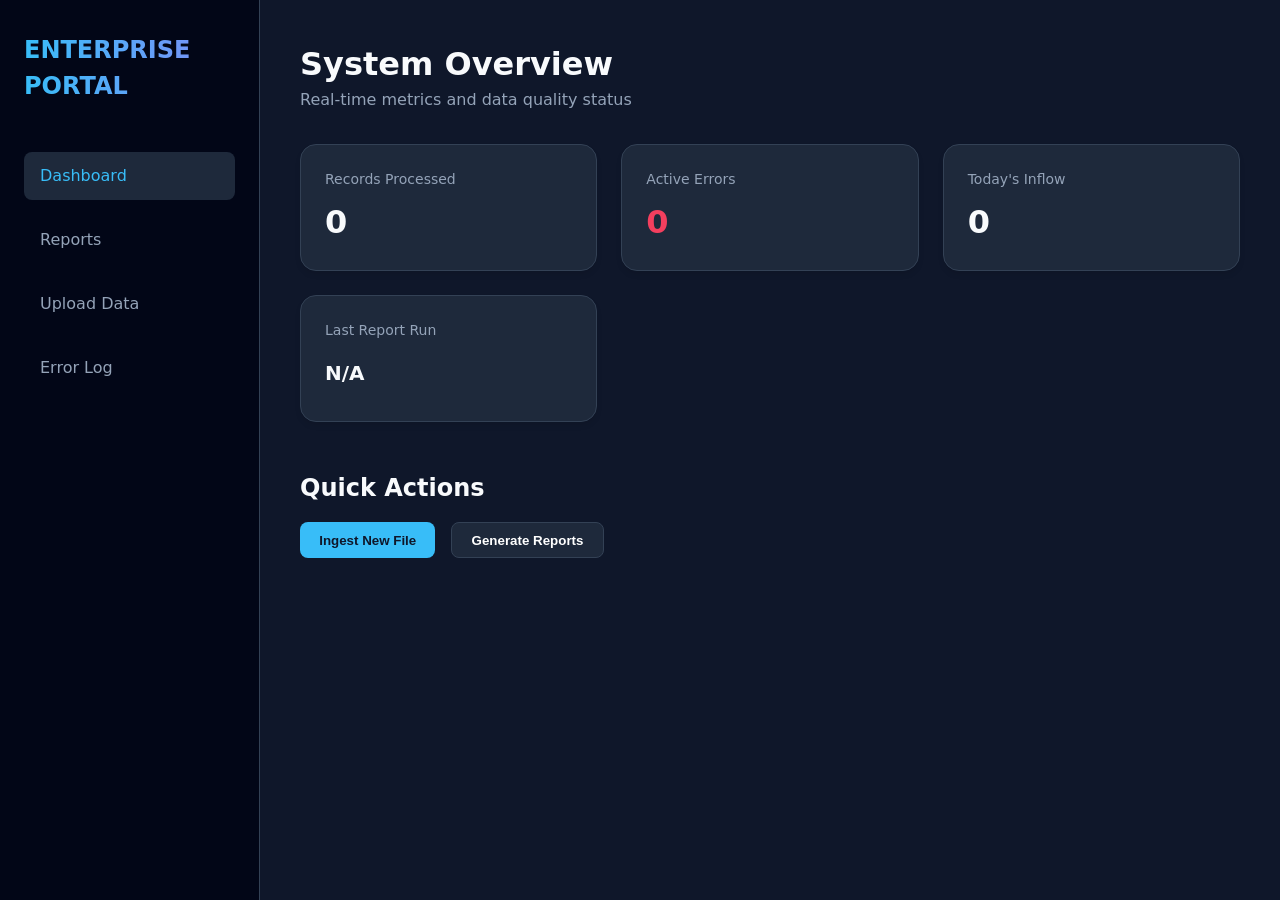
<file: src/Web/index.html>
<!DOCTYPE html>
<html lang="en">
<head>
    <meta charset="UTF-8">
    <meta name="viewport" content="width=device-width, initial-scale=1.0">
    <title>Dashboard | Enterprise Portal</title>
    <link rel="stylesheet" href="assets/style.css">
</head>
<body>
    <div class="app-container">
        <aside>
            <div class="logo">ENTERPRISE PORTAL</div>
            <nav>
                <ul>
                    <li><a href="index.html" class="active">Dashboard</a></li>
                    <li><a href="reports.html">Reports</a></li>
                    <li><a href="upload.html">Upload Data</a></li>
                    <li><a href="errors.html">Error Log</a></li>
                </ul>
            </nav>
        </aside>
        
        <main>
            <header style="margin-bottom: 2rem;">
                <h1>System Overview</h1>
                <p style="color: var(--text-secondary);">Real-time metrics and data quality status</p>
            </header>

            <div class="stats-grid">
                <div class="stat-card">
                    <div class="stat-label">Records Processed</div>
                    <div id="processed-count" class="stat-value">0</div>
                </div>
                <div class="stat-card">
                    <div class="stat-label">Active Errors</div>
                    <div id="error-count" class="stat-value" style="color: var(--error);">0</div>
                </div>
                <div class="stat-card">
                    <div class="stat-label">Today's Inflow</div>
                    <div id="today-count" class="stat-value">0</div>
                </div>
                <div class="stat-card">
                    <div class="stat-label">Last Report Run</div>
                    <div id="last-run" class="stat-value" style="font-size: 1.25rem; height: 3rem; display: flex; align-items: center;">N/A</div>
                </div>
            </div>

            <section>
                <h2>Quick Actions</h2>
                <div style="display: flex; gap: 1rem; margin-top: 1rem;">
                    <button onclick="location.href='upload.html'" class="btn btn-primary">Ingest New File</button>
                    <button onclick="location.href='reports.html'" class="btn" style="background: var(--bg-card); border: 1px solid var(--border-color); color: white;">Generate Reports</button>
                </div>
            </section>
        </main>
    </div>

    <script src="assets/app.js"></script>
    <script>
        document.addEventListener('DOMContentLoaded', () => {
            App.loadDashboard();
        });
    </script>
</body>
</html>
</file>
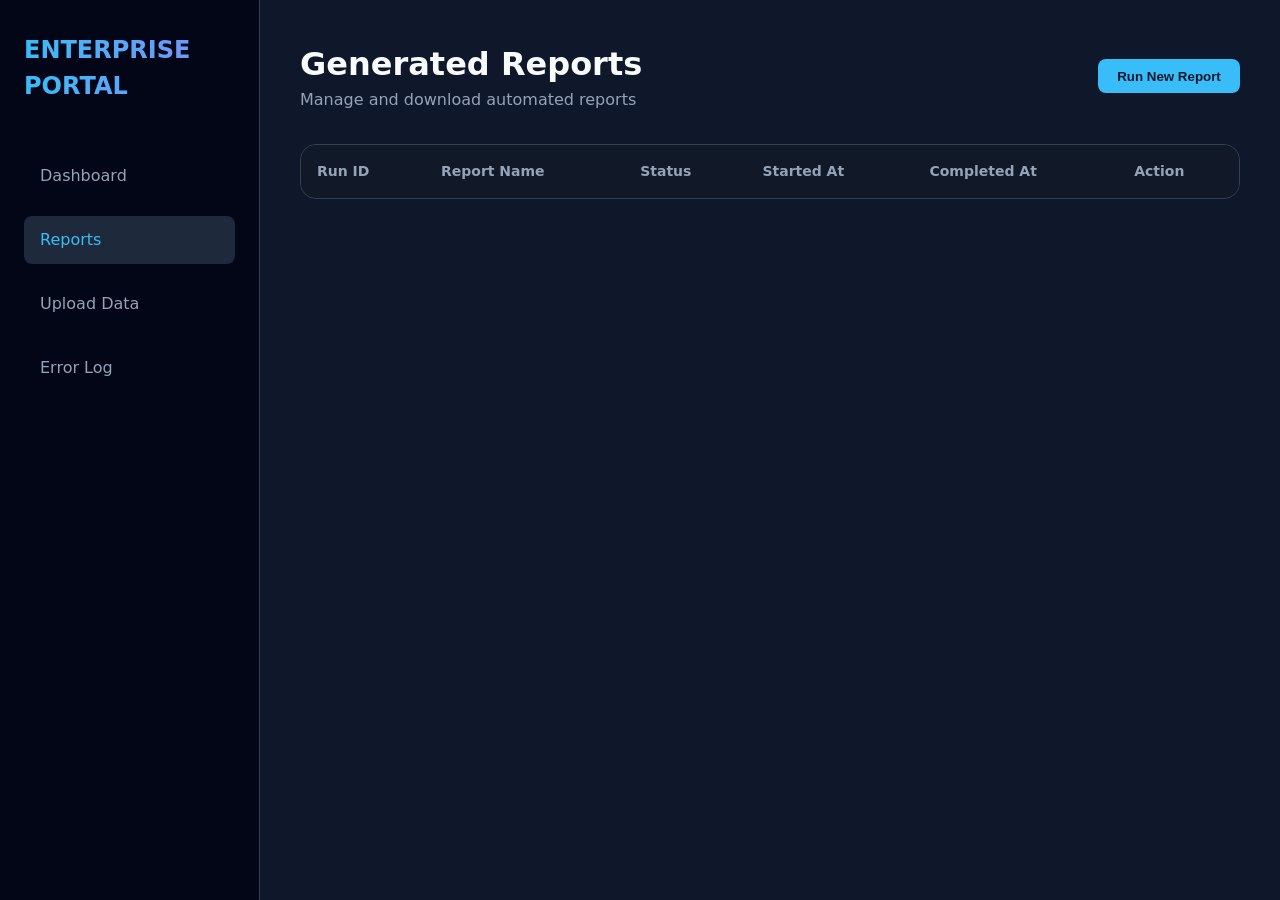
<file: src/Web/reports.html>
<!DOCTYPE html>
<html lang="en">
<head>
    <meta charset="UTF-8">
    <meta name="viewport" content="width=device-width, initial-scale=1.0">
    <title>Reports | Enterprise Portal</title>
    <link rel="stylesheet" href="assets/style.css">
</head>
<body>
    <div class="app-container">
        <aside>
            <div class="logo">ENTERPRISE PORTAL</div>
            <nav>
                <ul>
                    <li><a href="index.html">Dashboard</a></li>
                    <li><a href="reports.html" class="active">Reports</a></li>
                    <li><a href="upload.html">Upload Data</a></li>
                    <li><a href="errors.html">Error Log</a></li>
                </ul>
            </nav>
        </aside>
        
        <main>
            <header style="display: flex; justify-content: space-between; align-items: center; margin-bottom: 2rem;">
                <div>
                    <h1>Generated Reports</h1>
                    <p style="color: var(--text-secondary);">Manage and download automated reports</p>
                </div>
                <button onclick="App.runNewReport()" class="btn btn-primary">Run New Report</button>
            </header>

            <div class="table-container">
                <table id="reports-table">
                    <thead>
                        <tr>
                            <th>Run ID</th>
                            <th>Report Name</th>
                            <th>Status</th>
                            <th>Started At</th>
                            <th>Completed At</th>
                            <th>Action</th>
                        </tr>
                    </thead>
                    <tbody id="reports-body">
                        <!-- Populated by JS -->
                    </tbody>
                </table>
            </div>
        </main>
    </div>

    <script src="assets/app.js"></script>
    <script>
        document.addEventListener('DOMContentLoaded', () => {
            App.loadReports();
            setInterval(App.loadReports, 10000); // Poll every 10s
        });
    </script>
</body>
</html>
</file>
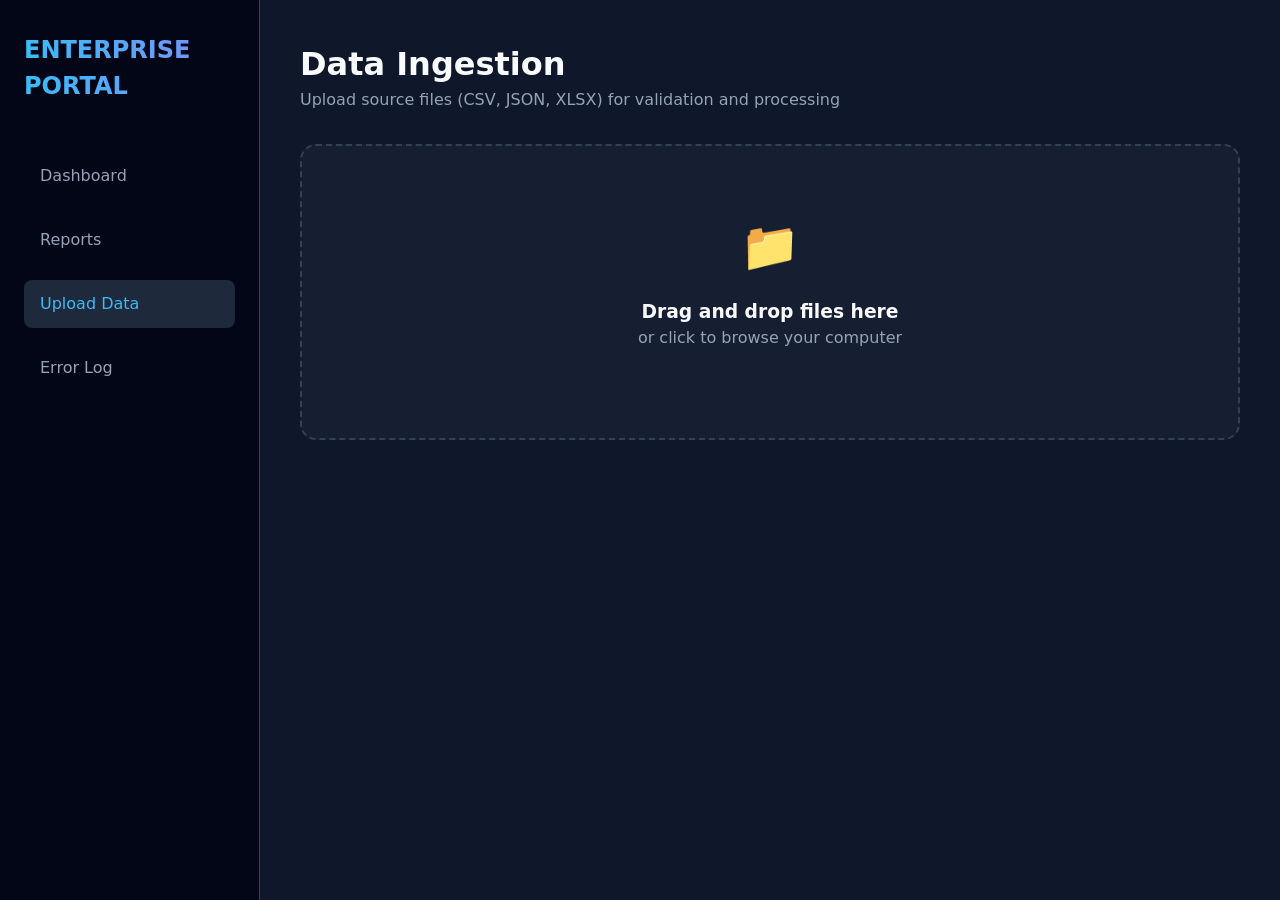
<file: src/Web/upload.html>
<!DOCTYPE html>
<html lang="en">
<head>
    <meta charset="UTF-8">
    <meta name="viewport" content="width=device-width, initial-scale=1.0">
    <title>Upload | Enterprise Portal</title>
    <link rel="stylesheet" href="assets/style.css">
    <style>
        .upload-area {
            border: 2px dashed var(--border-color);
            border-radius: 1rem;
            padding: 4rem;
            text-align: center;
            background: rgba(30, 41, 59, 0.5);
            transition: all 0.2s;
            cursor: pointer;
        }
        .upload-area:hover, .upload-area.drag-over {
            border-color: var(--accent-blue);
            background: rgba(30, 41, 59, 0.8);
        }
        #file-input { display: none; }
    </style>
</head>
<body>
    <div class="app-container">
        <aside>
            <div class="logo">ENTERPRISE PORTAL</div>
            <nav>
                <ul>
                    <li><a href="index.html">Dashboard</a></li>
                    <li><a href="reports.html">Reports</a></li>
                    <li><a href="upload.html" class="active">Upload Data</a></li>
                    <li><a href="errors.html">Error Log</a></li>
                </ul>
            </nav>
        </aside>
        
        <main>
            <header style="margin-bottom: 2rem;">
                <h1>Data Ingestion</h1>
                <p style="color: var(--text-secondary);">Upload source files (CSV, JSON, XLSX) for validation and processing</p>
            </header>

            <div class="upload-area" id="drop-zone" onclick="document.getElementById('file-input').click()">
                <div style="font-size: 3rem; margin-bottom: 1rem;">📁</div>
                <h3>Drag and drop files here</h3>
                <p style="color: var(--text-secondary); margin-bottom: 1.5rem;">or click to browse your computer</p>
                <input type="file" id="file-input" onchange="App.handleFileUpload(this.files)">
            </div>

            <div id="upload-status" style="margin-top: 2rem; display: none;">
                <div class="stat-card">
                    <div style="display: flex; justify-content: space-between; margin-bottom: 0.5rem;">
                        <span id="upload-filename">filename.csv</span>
                        <span id="upload-percent">0%</span>
                    </div>
                    <div style="height: 8px; background: var(--border-color); border-radius: 4px; overflow: hidden;">
                        <div id="upload-progress-bar" style="height: 100%; width: 0%; background: var(--accent-blue); transition: width 0.3s;"></div>
                    </div>
                </div>
            </div>
        </main>
    </div>

    <script src="assets/app.js"></script>
    <script>
        const dropZone = document.getElementById('drop-zone');
        dropZone.addEventListener('dragover', (e) => { e.preventDefault(); dropZone.classList.add('drag-over'); });
        dropZone.addEventListener('dragleave', () => dropZone.classList.remove('drag-over'));
        dropZone.addEventListener('drop', (e) => {
            e.preventDefault();
            dropZone.classList.remove('drag-over');
            App.handleFileUpload(e.dataTransfer.files);
        });
    </script>
</body>
</html>
</file>
<file: src/Web/assets/style.css>
:root {
    --bg-dark: #0f172a;
    --bg-card: #1e293b;
    --accent-blue: #38bdf8;
    --text-primary: #f8fafc;
    --text-secondary: #94a3b8;
    --border-color: #334155;
    --success: #10b981;
    --error: #f43f5e;
    --warning: #f59e0b;
}

* {
    margin: 0;
    padding: 0;
    box-sizing: border-box;
}

body {
    font-family: 'Inter', system-ui, -apple-system, sans-serif;
    background-color: var(--bg-dark);
    color: var(--text-primary);
    line-height: 1.5;
    min-height: 100vh;
}

/* Layout */
.app-container {
    display: grid;
    grid-template-columns: 260px 1fr;
    min-height: 100vh;
}

aside {
    background-color: #020617;
    border-right: 1px solid var(--border-color);
    padding: 2rem 1.5rem;
}

main {
    padding: 2.5rem;
    overflow-y: auto;
}

/* Navigation */
.logo {
    font-size: 1.5rem;
    font-weight: 800;
    margin-bottom: 3rem;
    background: linear-gradient(to right, var(--accent-blue), #818cf8);
    -webkit-background-clip: text;
    -webkit-text-fill-color: transparent;
}

nav ul {
    list-style: none;
}

nav li {
    margin-bottom: 1rem;
}

nav a {
    color: var(--text-secondary);
    text-decoration: none;
    font-weight: 500;
    display: flex;
    align-items: center;
    gap: 0.75rem;
    padding: 0.75rem 1rem;
    border-radius: 0.5rem;
    transition: all 0.2s;
}

nav a:hover, nav a.active {
    background-color: var(--bg-card);
    color: var(--accent-blue);
}

/* Dashboard Cards */
.stats-grid {
    display: grid;
    grid-template-columns: repeat(auto-fit, minmax(240px, 1fr));
    gap: 1.5rem;
    margin-bottom: 3rem;
}

.stat-card {
    background: var(--bg-card);
    padding: 1.5rem;
    border-radius: 1rem;
    border: 1px solid var(--border-color);
    box-shadow: 0 4px 6px -1px rgb(0 0 0 / 0.1);
}

.stat-label {
    color: var(--text-secondary);
    font-size: 0.875rem;
}

.stat-value {
    font-size: 2rem;
    font-weight: 700;
    margin-top: 0.5rem;
}

/* Tables */
.table-container {
    background: var(--bg-card);
    border-radius: 1rem;
    border: 1px solid var(--border-color);
    overflow: hidden;
}

table {
    width: 100%;
    border-collapse: collapse;
}

th {
    text-align: left;
    padding: 1rem;
    background: #111827;
    color: var(--text-secondary);
    font-weight: 600;
    font-size: 0.875rem;
}

td {
    padding: 1rem;
    border-top: 1px solid var(--border-color);
}

/* Buttons */
.btn {
    padding: 0.6rem 1.2rem;
    border-radius: 0.5rem;
    border: none;
    font-weight: 600;
    cursor: pointer;
    transition: all 0.2s;
}

.btn-primary {
    background-color: var(--accent-blue);
    color: #0f172a;
}

.btn-primary:hover {
    opacity: 0.9;
}

/* Badge */
.badge {
    padding: 0.25rem 0.75rem;
    border-radius: 9999px;
    font-size: 0.75rem;
    font-weight: 600;
}

.badge-success { background: rgba(16, 185, 129, 0.1); color: var(--success); }
.badge-error { background: rgba(244, 63, 94, 0.1); color: var(--error); }
.badge-warning { background: rgba(245, 158, 11, 0.1); color: var(--warning); }
</file>
